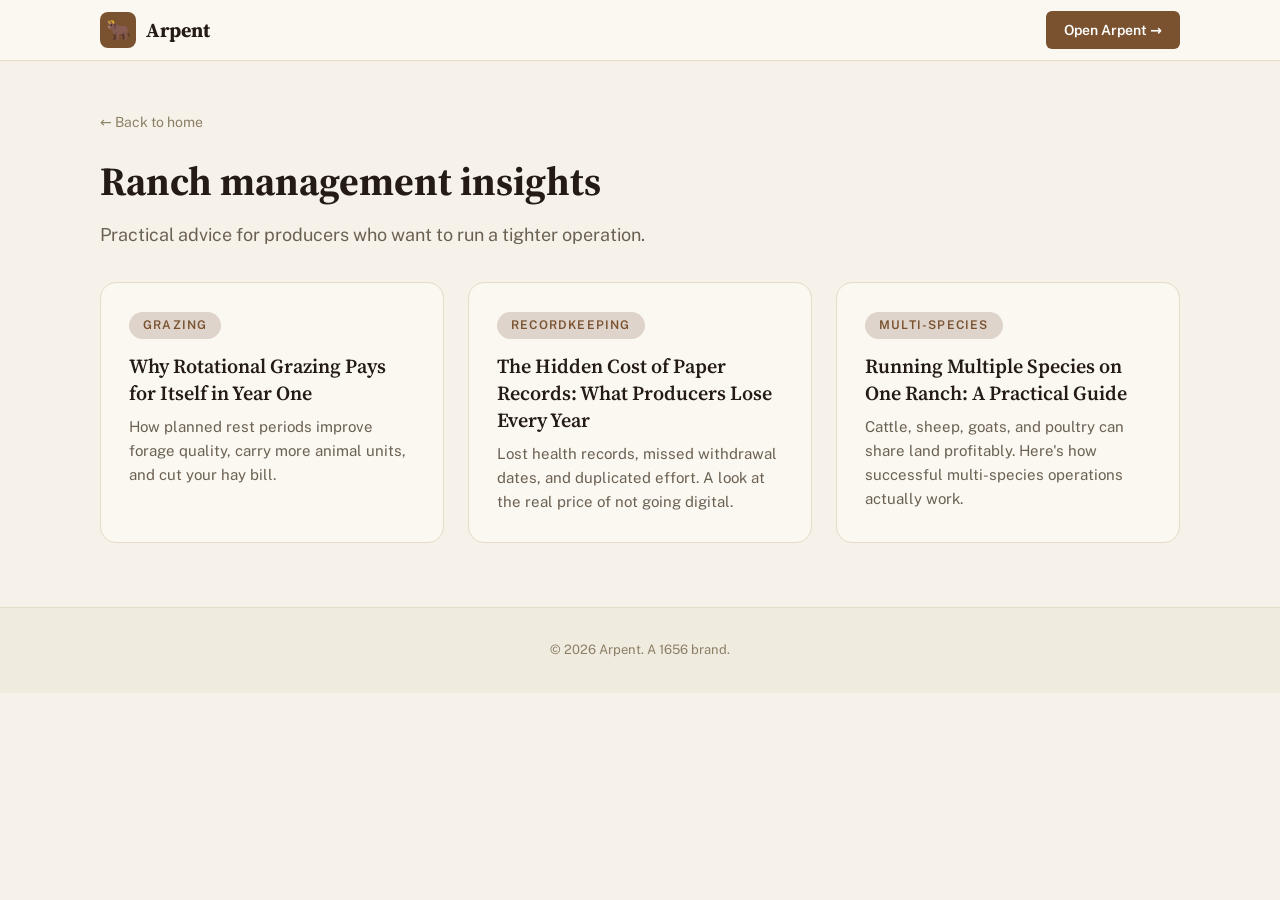
<file: blog/index.html>
<!DOCTYPE html>
<html lang="en">
<head>
  <meta charset="UTF-8">
  <meta name="viewport" content="width=device-width, initial-scale=1.0">
  <title>Ranch Management Blog | Arpent</title>
  <meta name="description" content="Practical advice for producers who want to run a tighter operation — grazing, recordkeeping, and multi-species ranching.">
  <link rel="canonical" href="https://arpent.us.com/blog/">
  <link rel="icon" href="/icon.svg" type="image/svg+xml">
  <link href="https://fonts.googleapis.com/css2?family=Public+Sans:ital,wght@0,300;0,400;0,500;0,600;0,700;1,400&family=Source+Serif+4:ital,opsz,wght@0,8..60,300;0,8..60,400;0,8..60,600;0,8..60,700;1,8..60,400&display=swap" rel="stylesheet">
  <link rel="stylesheet" href="blog.css">

  <meta property="og:type" content="website">
  <meta property="og:url" content="https://arpent.us.com/blog/">
  <meta property="og:site_name" content="Arpent">
  <meta property="og:title" content="Ranch Management Blog | Arpent">
  <meta property="og:description" content="Practical advice for producers who want to run a tighter operation.">
  <meta property="og:image" content="https://arpent.us.com/og-image.png">
  <meta name="twitter:card" content="summary_large_image">
  <meta name="twitter:title" content="Ranch Management Blog | Arpent">
  <meta name="twitter:image" content="https://arpent.us.com/og-image.png">

  <style>
    .index-grid {
      display: grid;
      grid-template-columns: repeat(auto-fill, minmax(280px, 1fr));
      gap: 1.5rem;
      padding-bottom: 4rem;
    }
    .index-card {
      background: var(--paper-raised);
      border: 1px solid var(--line);
      border-radius: var(--radius-lg);
      padding: 1.75rem;
      transition: border-color 0.2s, box-shadow 0.2s;
      display: block;
    }
    .index-card:hover { border-color: var(--accent-soft); box-shadow: 0 4px 24px rgba(0,0,0,0.06); }
    .index-card .article-category { margin-bottom: 0.875rem; }
    .index-card h2 {
      font-family: var(--serif); font-size: 1.25rem; font-weight: 600;
      color: var(--ink); margin-bottom: 0.5rem; line-height: 1.35;
    }
    .index-card p { color: var(--ink-2); font-size: 0.9375rem; line-height: 1.6; }
  </style>
</head>
<body>
  <nav class="nav">
    <div class="nav-inner">
      <a href="/" class="nav-brand"><span class="nav-brand-icon">🐂</span> Arpent</a>
      <a href="https://app.arpent.us.com" target="_blank" rel="noopener" class="btn btn-primary">Open Arpent →</a>
    </div>
  </nav>

  <div class="container" style="max-width: 1120px;">
    <div class="article-header">
      <a href="/#blog" class="article-back">← Back to home</a>
      <h1>Ranch management insights</h1>
      <p class="article-dek">Practical advice for producers who want to run a tighter operation.</p>
    </div>

    <div class="index-grid">
      <a class="index-card" href="/blog/rotational-grazing-pays-off.html">
        <span class="article-category">Grazing</span>
        <h2>Why Rotational Grazing Pays for Itself in Year One</h2>
        <p>How planned rest periods improve forage quality, carry more animal units, and cut your hay bill.</p>
      </a>
      <a class="index-card" href="/blog/hidden-cost-of-paper-records.html">
        <span class="article-category">Recordkeeping</span>
        <h2>The Hidden Cost of Paper Records: What Producers Lose Every Year</h2>
        <p>Lost health records, missed withdrawal dates, and duplicated effort. A look at the real price of not going digital.</p>
      </a>
      <a class="index-card" href="/blog/multi-species-ranching-guide.html">
        <span class="article-category">Multi-Species</span>
        <h2>Running Multiple Species on One Ranch: A Practical Guide</h2>
        <p>Cattle, sheep, goats, and poultry can share land profitably. Here's how successful multi-species operations actually work.</p>
      </a>
    </div>
  </div>

  <footer class="footer">© 2026 Arpent. A 1656 brand.</footer>
</body>
</html>
</file>
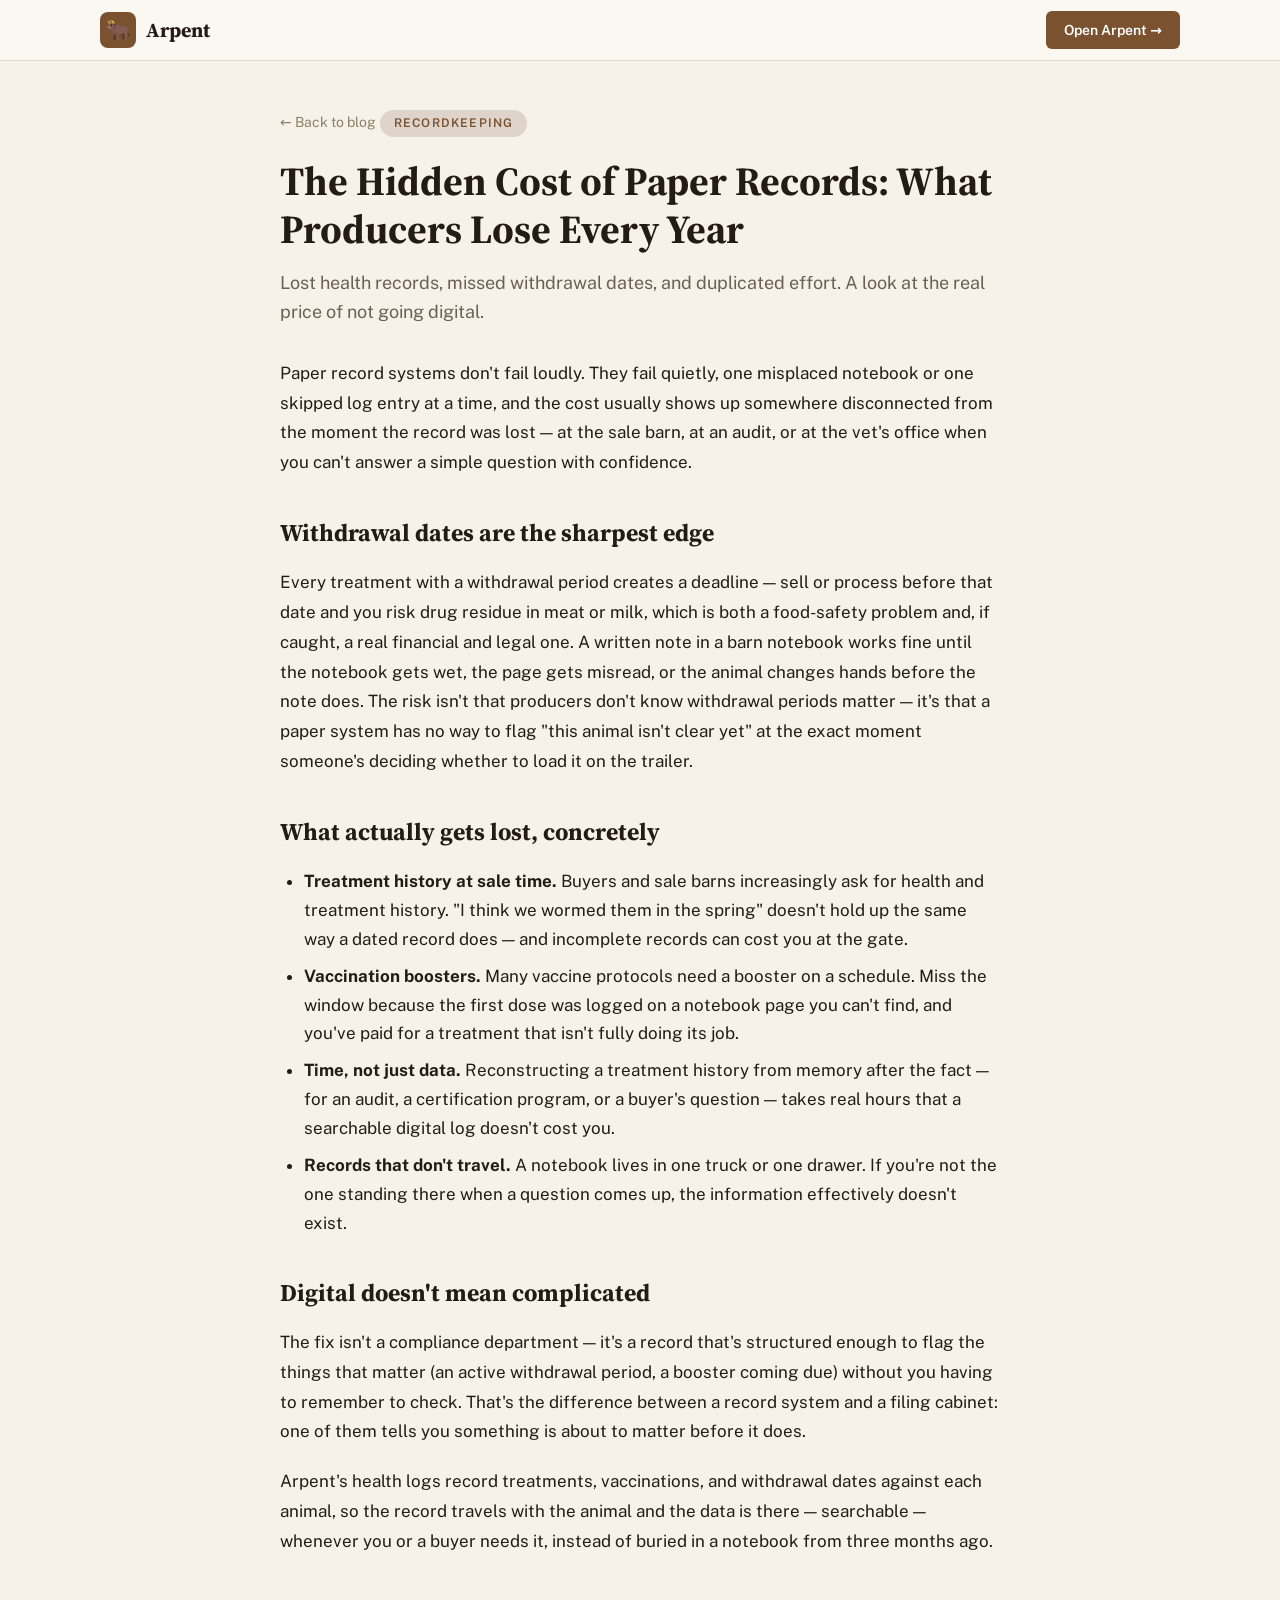
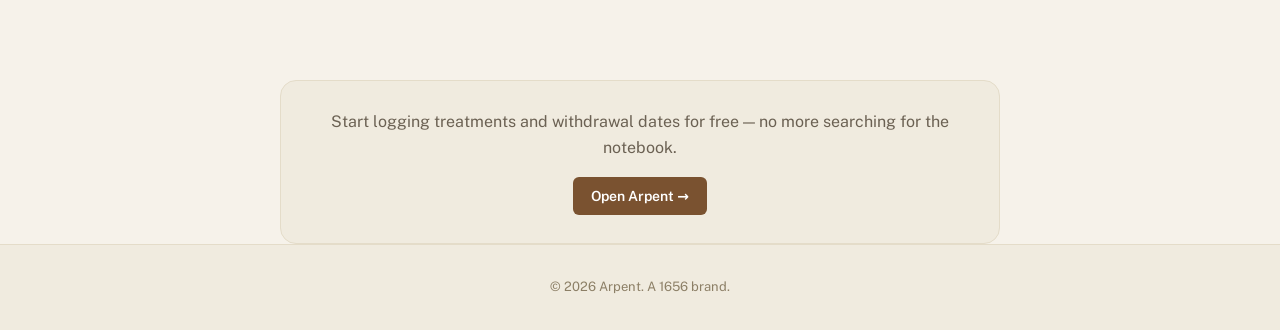
<file: blog/hidden-cost-of-paper-records.html>
<!DOCTYPE html>
<html lang="en">
<head>
  <meta charset="UTF-8">
  <meta name="viewport" content="width=device-width, initial-scale=1.0">
  <title>The Hidden Cost of Paper Records: What Producers Lose Every Year | Arpent</title>
  <meta name="description" content="Lost health records, missed withdrawal dates, and duplicated effort. A look at the real price of not going digital.">
  <link rel="canonical" href="https://arpent.us.com/blog/hidden-cost-of-paper-records.html">
  <link rel="icon" href="/icon.svg" type="image/svg+xml">
  <link href="https://fonts.googleapis.com/css2?family=Public+Sans:ital,wght@0,300;0,400;0,500;0,600;0,700;1,400&family=Source+Serif+4:ital,opsz,wght@0,8..60,300;0,8..60,400;0,8..60,600;0,8..60,700;1,8..60,400&display=swap" rel="stylesheet">
  <link rel="stylesheet" href="blog.css">

  <meta property="og:type" content="article">
  <meta property="og:url" content="https://arpent.us.com/blog/hidden-cost-of-paper-records.html">
  <meta property="og:site_name" content="Arpent">
  <meta property="og:title" content="The Hidden Cost of Paper Records: What Producers Lose Every Year">
  <meta property="og:description" content="Lost health records, missed withdrawal dates, and duplicated effort. A look at the real price of not going digital.">
  <meta property="og:image" content="https://arpent.us.com/og-image.png">
  <meta name="twitter:card" content="summary_large_image">
  <meta name="twitter:title" content="The Hidden Cost of Paper Records: What Producers Lose Every Year">
  <meta name="twitter:description" content="Lost health records, missed withdrawal dates, and duplicated effort. A look at the real price of not going digital.">
  <meta name="twitter:image" content="https://arpent.us.com/og-image.png">

  <script type="application/ld+json">
  {
    "@context": "https://schema.org",
    "@type": "Article",
    "headline": "The Hidden Cost of Paper Records: What Producers Lose Every Year",
    "description": "Lost health records, missed withdrawal dates, and duplicated effort. A look at the real price of not going digital.",
    "image": "https://arpent.us.com/og-image.png",
    "datePublished": "2026-08-07",
    "author": { "@type": "Organization", "name": "Arpent" },
    "publisher": { "@type": "Organization", "name": "Arpent" },
    "mainEntityOfPage": "https://arpent.us.com/blog/hidden-cost-of-paper-records.html"
  }
  </script>
</head>
<body>
  <nav class="nav">
    <div class="nav-inner">
      <a href="/" class="nav-brand"><span class="nav-brand-icon">🐂</span> Arpent</a>
      <a href="https://app.arpent.us.com" target="_blank" rel="noopener" class="btn btn-primary">Open Arpent →</a>
    </div>
  </nav>

  <div class="container">
    <div class="article-header">
      <a href="/#blog" class="article-back">← Back to blog</a>
      <span class="article-category">Recordkeeping</span>
      <h1>The Hidden Cost of Paper Records: What Producers Lose Every Year</h1>
      <p class="article-dek">Lost health records, missed withdrawal dates, and duplicated effort. A look at the real price of not going digital.</p>
    </div>

    <div class="article-body">
      <p>Paper record systems don't fail loudly. They fail quietly, one misplaced notebook or one skipped log entry at a time, and the cost usually shows up somewhere disconnected from the moment the record was lost — at the sale barn, at an audit, or at the vet's office when you can't answer a simple question with confidence.</p>

      <h2>Withdrawal dates are the sharpest edge</h2>
      <p>Every treatment with a withdrawal period creates a deadline — sell or process before that date and you risk drug residue in meat or milk, which is both a food-safety problem and, if caught, a real financial and legal one. A written note in a barn notebook works fine until the notebook gets wet, the page gets misread, or the animal changes hands before the note does. The risk isn't that producers don't know withdrawal periods matter — it's that a paper system has no way to flag "this animal isn't clear yet" at the exact moment someone's deciding whether to load it on the trailer.</p>

      <h2>What actually gets lost, concretely</h2>
      <ul>
        <li><strong>Treatment history at sale time.</strong> Buyers and sale barns increasingly ask for health and treatment history. "I think we wormed them in the spring" doesn't hold up the same way a dated record does — and incomplete records can cost you at the gate.</li>
        <li><strong>Vaccination boosters.</strong> Many vaccine protocols need a booster on a schedule. Miss the window because the first dose was logged on a notebook page you can't find, and you've paid for a treatment that isn't fully doing its job.</li>
        <li><strong>Time, not just data.</strong> Reconstructing a treatment history from memory after the fact — for an audit, a certification program, or a buyer's question — takes real hours that a searchable digital log doesn't cost you.</li>
        <li><strong>Records that don't travel.</strong> A notebook lives in one truck or one drawer. If you're not the one standing there when a question comes up, the information effectively doesn't exist.</li>
      </ul>

      <h2>Digital doesn't mean complicated</h2>
      <p>The fix isn't a compliance department — it's a record that's structured enough to flag the things that matter (an active withdrawal period, a booster coming due) without you having to remember to check. That's the difference between a record system and a filing cabinet: one of them tells you something is about to matter before it does.</p>

      <p>Arpent's health logs record treatments, vaccinations, and withdrawal dates against each animal, so the record travels with the animal and the data is there — searchable — whenever you or a buyer needs it, instead of buried in a notebook from three months ago.</p>
    </div>

    <div class="article-cta">
      <p>Start logging treatments and withdrawal dates for free — no more searching for the notebook.</p>
      <a href="https://app.arpent.us.com" target="_blank" rel="noopener" class="btn btn-primary">Open Arpent →</a>
    </div>
  </div>

  <footer class="footer">© 2026 Arpent. A 1656 brand.</footer>
</body>
</html>
</file>
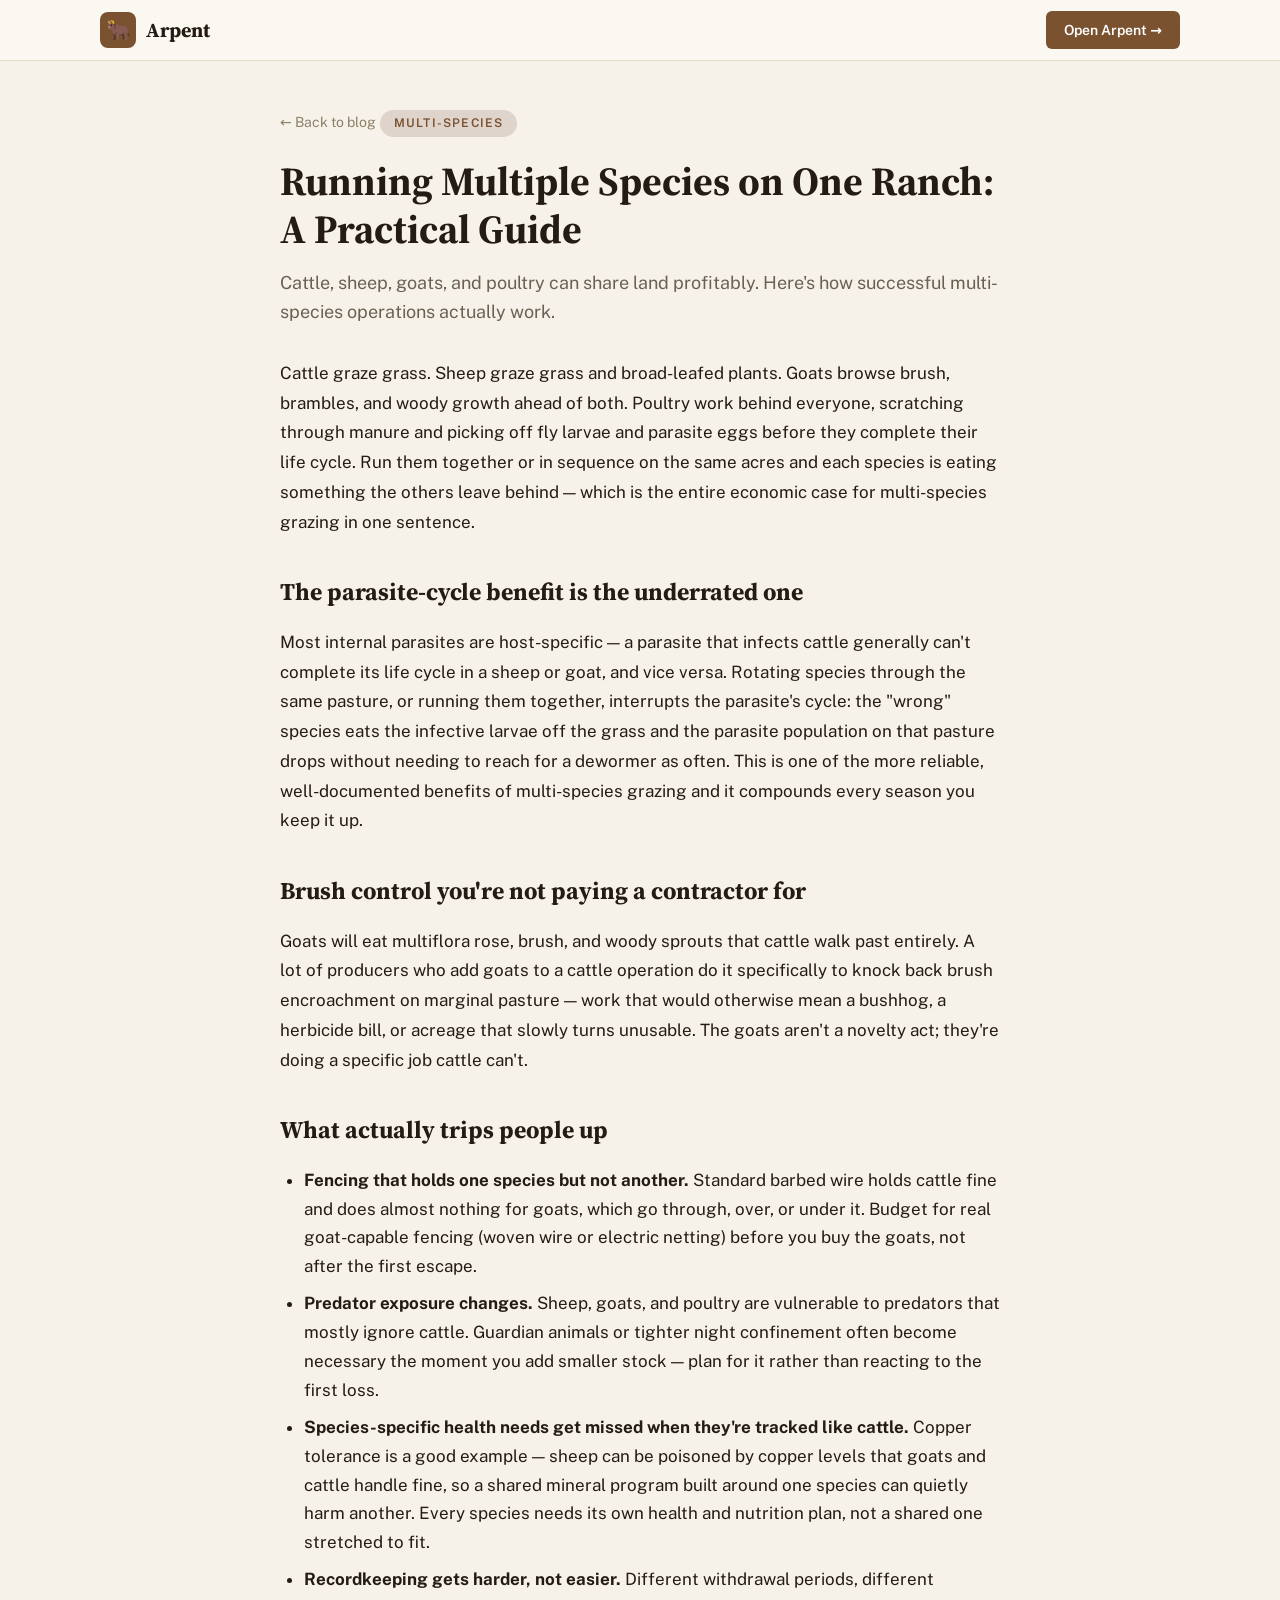
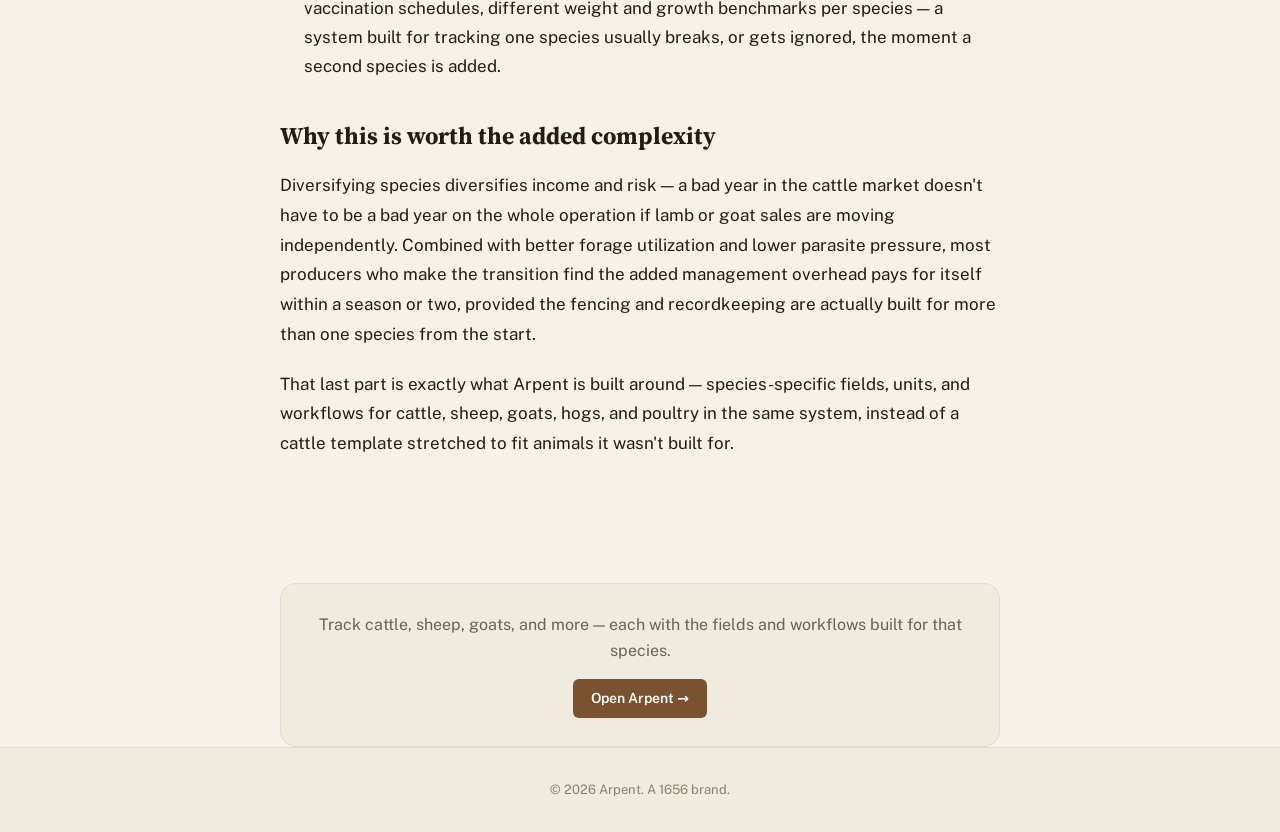
<file: blog/multi-species-ranching-guide.html>
<!DOCTYPE html>
<html lang="en">
<head>
  <meta charset="UTF-8">
  <meta name="viewport" content="width=device-width, initial-scale=1.0">
  <title>Running Multiple Species on One Ranch: A Practical Guide | Arpent</title>
  <meta name="description" content="Cattle, sheep, goats, and poultry can share land profitably. Here's how successful multi-species operations actually work.">
  <link rel="canonical" href="https://arpent.us.com/blog/multi-species-ranching-guide.html">
  <link rel="icon" href="/icon.svg" type="image/svg+xml">
  <link href="https://fonts.googleapis.com/css2?family=Public+Sans:ital,wght@0,300;0,400;0,500;0,600;0,700;1,400&family=Source+Serif+4:ital,opsz,wght@0,8..60,300;0,8..60,400;0,8..60,600;0,8..60,700;1,8..60,400&display=swap" rel="stylesheet">
  <link rel="stylesheet" href="blog.css">

  <meta property="og:type" content="article">
  <meta property="og:url" content="https://arpent.us.com/blog/multi-species-ranching-guide.html">
  <meta property="og:site_name" content="Arpent">
  <meta property="og:title" content="Running Multiple Species on One Ranch: A Practical Guide">
  <meta property="og:description" content="Cattle, sheep, goats, and poultry can share land profitably. Here's how successful multi-species operations actually work.">
  <meta property="og:image" content="https://arpent.us.com/og-image.png">
  <meta name="twitter:card" content="summary_large_image">
  <meta name="twitter:title" content="Running Multiple Species on One Ranch: A Practical Guide">
  <meta name="twitter:description" content="Cattle, sheep, goats, and poultry can share land profitably. Here's how successful multi-species operations actually work.">
  <meta name="twitter:image" content="https://arpent.us.com/og-image.png">

  <script type="application/ld+json">
  {
    "@context": "https://schema.org",
    "@type": "Article",
    "headline": "Running Multiple Species on One Ranch: A Practical Guide",
    "description": "Cattle, sheep, goats, and poultry can share land profitably. Here's how successful multi-species operations actually work.",
    "image": "https://arpent.us.com/og-image.png",
    "datePublished": "2026-08-07",
    "author": { "@type": "Organization", "name": "Arpent" },
    "publisher": { "@type": "Organization", "name": "Arpent" },
    "mainEntityOfPage": "https://arpent.us.com/blog/multi-species-ranching-guide.html"
  }
  </script>
</head>
<body>
  <nav class="nav">
    <div class="nav-inner">
      <a href="/" class="nav-brand"><span class="nav-brand-icon">🐂</span> Arpent</a>
      <a href="https://app.arpent.us.com" target="_blank" rel="noopener" class="btn btn-primary">Open Arpent →</a>
    </div>
  </nav>

  <div class="container">
    <div class="article-header">
      <a href="/#blog" class="article-back">← Back to blog</a>
      <span class="article-category">Multi-Species</span>
      <h1>Running Multiple Species on One Ranch: A Practical Guide</h1>
      <p class="article-dek">Cattle, sheep, goats, and poultry can share land profitably. Here's how successful multi-species operations actually work.</p>
    </div>

    <div class="article-body">
      <p>Cattle graze grass. Sheep graze grass and broad-leafed plants. Goats browse brush, brambles, and woody growth ahead of both. Poultry work behind everyone, scratching through manure and picking off fly larvae and parasite eggs before they complete their life cycle. Run them together or in sequence on the same acres and each species is eating something the others leave behind — which is the entire economic case for multi-species grazing in one sentence.</p>

      <h2>The parasite-cycle benefit is the underrated one</h2>
      <p>Most internal parasites are host-specific — a parasite that infects cattle generally can't complete its life cycle in a sheep or goat, and vice versa. Rotating species through the same pasture, or running them together, interrupts the parasite's cycle: the "wrong" species eats the infective larvae off the grass and the parasite population on that pasture drops without needing to reach for a dewormer as often. This is one of the more reliable, well-documented benefits of multi-species grazing and it compounds every season you keep it up.</p>

      <h2>Brush control you're not paying a contractor for</h2>
      <p>Goats will eat multiflora rose, brush, and woody sprouts that cattle walk past entirely. A lot of producers who add goats to a cattle operation do it specifically to knock back brush encroachment on marginal pasture — work that would otherwise mean a bushhog, a herbicide bill, or acreage that slowly turns unusable. The goats aren't a novelty act; they're doing a specific job cattle can't.</p>

      <h2>What actually trips people up</h2>
      <ul>
        <li><strong>Fencing that holds one species but not another.</strong> Standard barbed wire holds cattle fine and does almost nothing for goats, which go through, over, or under it. Budget for real goat-capable fencing (woven wire or electric netting) before you buy the goats, not after the first escape.</li>
        <li><strong>Predator exposure changes.</strong> Sheep, goats, and poultry are vulnerable to predators that mostly ignore cattle. Guardian animals or tighter night confinement often become necessary the moment you add smaller stock — plan for it rather than reacting to the first loss.</li>
        <li><strong>Species-specific health needs get missed when they're tracked like cattle.</strong> Copper tolerance is a good example — sheep can be poisoned by copper levels that goats and cattle handle fine, so a shared mineral program built around one species can quietly harm another. Every species needs its own health and nutrition plan, not a shared one stretched to fit.</li>
        <li><strong>Recordkeeping gets harder, not easier.</strong> Different withdrawal periods, different vaccination schedules, different weight and growth benchmarks per species — a system built for tracking one species usually breaks, or gets ignored, the moment a second species is added.</li>
      </ul>

      <h2>Why this is worth the added complexity</h2>
      <p>Diversifying species diversifies income and risk — a bad year in the cattle market doesn't have to be a bad year on the whole operation if lamb or goat sales are moving independently. Combined with better forage utilization and lower parasite pressure, most producers who make the transition find the added management overhead pays for itself within a season or two, provided the fencing and recordkeeping are actually built for more than one species from the start.</p>

      <p>That last part is exactly what Arpent is built around — species-specific fields, units, and workflows for cattle, sheep, goats, hogs, and poultry in the same system, instead of a cattle template stretched to fit animals it wasn't built for.</p>
    </div>

    <div class="article-cta">
      <p>Track cattle, sheep, goats, and more — each with the fields and workflows built for that species.</p>
      <a href="https://app.arpent.us.com" target="_blank" rel="noopener" class="btn btn-primary">Open Arpent →</a>
    </div>
  </div>

  <footer class="footer">© 2026 Arpent. A 1656 brand.</footer>
</body>
</html>
</file>
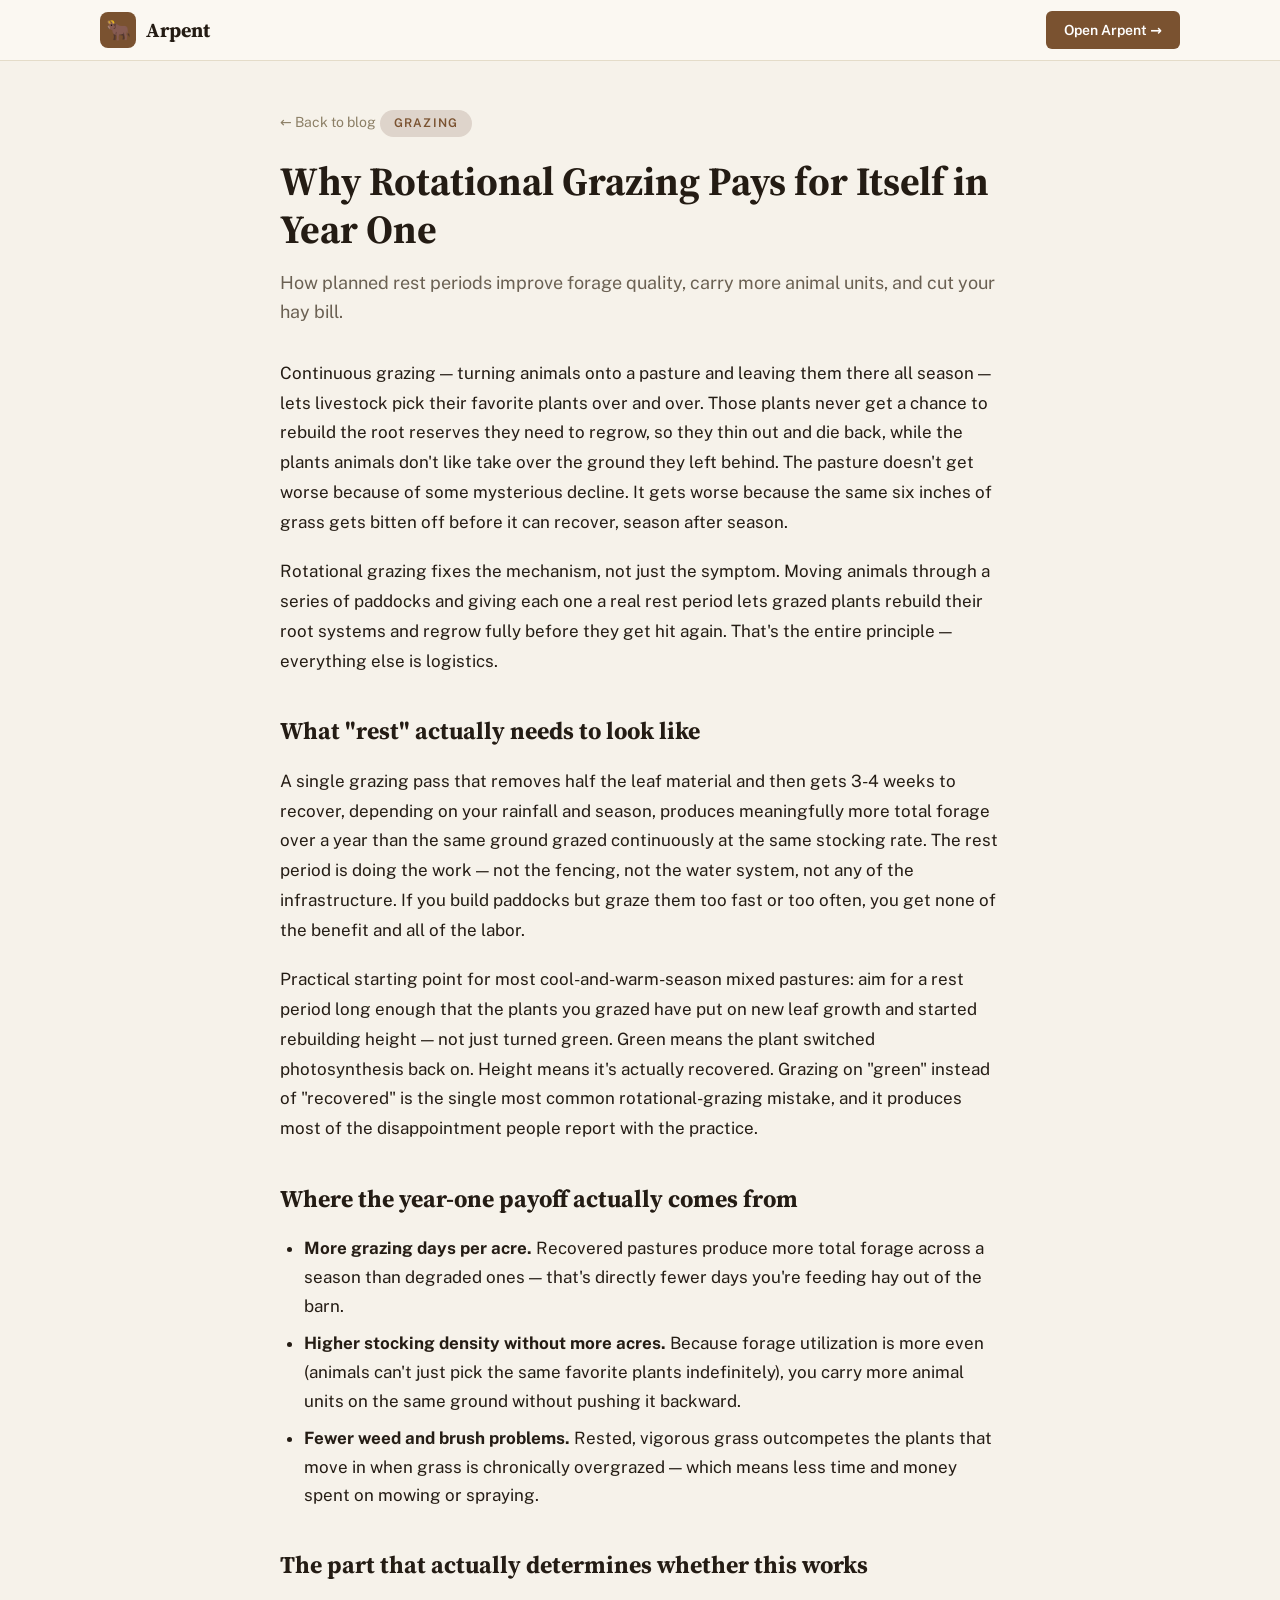
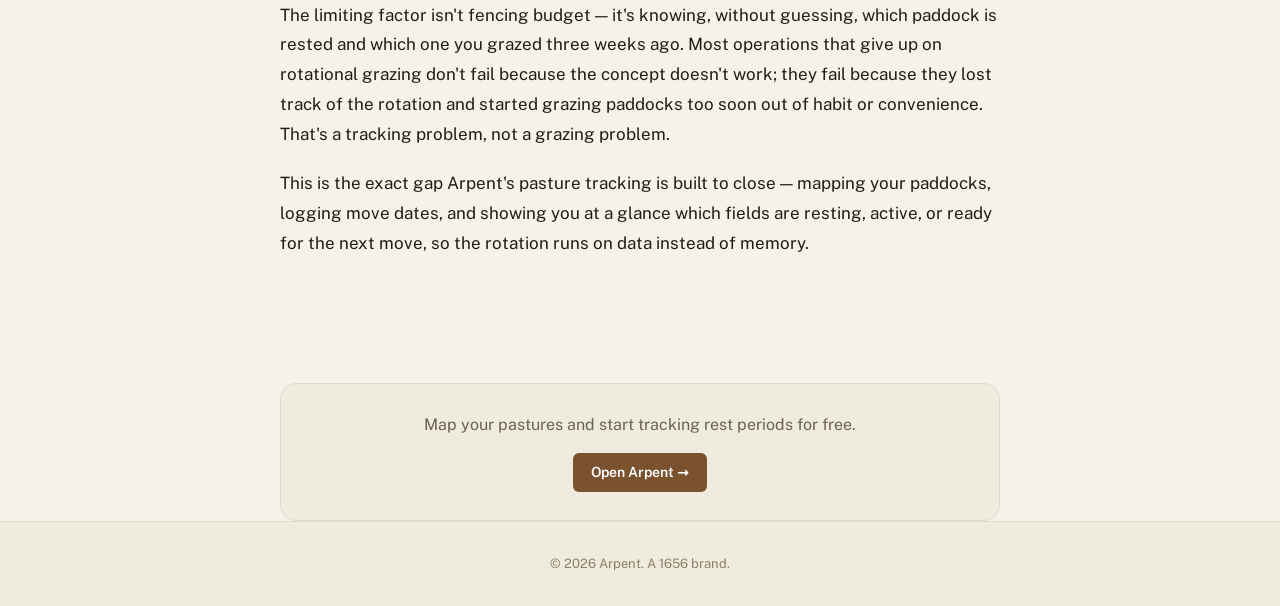
<file: blog/rotational-grazing-pays-off.html>
<!DOCTYPE html>
<html lang="en">
<head>
  <meta charset="UTF-8">
  <meta name="viewport" content="width=device-width, initial-scale=1.0">
  <title>Why Rotational Grazing Pays for Itself in Year One | Arpent</title>
  <meta name="description" content="How planned rest periods improve forage quality, carry more animal units, and cut your hay bill — with the math behind it.">
  <link rel="canonical" href="https://arpent.us.com/blog/rotational-grazing-pays-off.html">
  <link rel="icon" href="/icon.svg" type="image/svg+xml">
  <link href="https://fonts.googleapis.com/css2?family=Public+Sans:ital,wght@0,300;0,400;0,500;0,600;0,700;1,400&family=Source+Serif+4:ital,opsz,wght@0,8..60,300;0,8..60,400;0,8..60,600;0,8..60,700;1,8..60,400&display=swap" rel="stylesheet">
  <link rel="stylesheet" href="blog.css">

  <meta property="og:type" content="article">
  <meta property="og:url" content="https://arpent.us.com/blog/rotational-grazing-pays-off.html">
  <meta property="og:site_name" content="Arpent">
  <meta property="og:title" content="Why Rotational Grazing Pays for Itself in Year One">
  <meta property="og:description" content="How planned rest periods improve forage quality, carry more animal units, and cut your hay bill.">
  <meta property="og:image" content="https://arpent.us.com/og-image.png">
  <meta name="twitter:card" content="summary_large_image">
  <meta name="twitter:title" content="Why Rotational Grazing Pays for Itself in Year One">
  <meta name="twitter:description" content="How planned rest periods improve forage quality, carry more animal units, and cut your hay bill.">
  <meta name="twitter:image" content="https://arpent.us.com/og-image.png">

  <script type="application/ld+json">
  {
    "@context": "https://schema.org",
    "@type": "Article",
    "headline": "Why Rotational Grazing Pays for Itself in Year One",
    "description": "How planned rest periods improve forage quality, carry more animal units, and cut your hay bill.",
    "image": "https://arpent.us.com/og-image.png",
    "datePublished": "2026-08-07",
    "author": { "@type": "Organization", "name": "Arpent" },
    "publisher": { "@type": "Organization", "name": "Arpent" },
    "mainEntityOfPage": "https://arpent.us.com/blog/rotational-grazing-pays-off.html"
  }
  </script>
</head>
<body>
  <nav class="nav">
    <div class="nav-inner">
      <a href="/" class="nav-brand"><span class="nav-brand-icon">🐂</span> Arpent</a>
      <a href="https://app.arpent.us.com" target="_blank" rel="noopener" class="btn btn-primary">Open Arpent →</a>
    </div>
  </nav>

  <div class="container">
    <div class="article-header">
      <a href="/#blog" class="article-back">← Back to blog</a>
      <span class="article-category">Grazing</span>
      <h1>Why Rotational Grazing Pays for Itself in Year One</h1>
      <p class="article-dek">How planned rest periods improve forage quality, carry more animal units, and cut your hay bill.</p>
    </div>

    <div class="article-body">
      <p>Continuous grazing — turning animals onto a pasture and leaving them there all season — lets livestock pick their favorite plants over and over. Those plants never get a chance to rebuild the root reserves they need to regrow, so they thin out and die back, while the plants animals don't like take over the ground they left behind. The pasture doesn't get worse because of some mysterious decline. It gets worse because the same six inches of grass gets bitten off before it can recover, season after season.</p>

      <p>Rotational grazing fixes the mechanism, not just the symptom. Moving animals through a series of paddocks and giving each one a real rest period lets grazed plants rebuild their root systems and regrow fully before they get hit again. That's the entire principle — everything else is logistics.</p>

      <h2>What "rest" actually needs to look like</h2>
      <p>A single grazing pass that removes half the leaf material and then gets 3-4 weeks to recover, depending on your rainfall and season, produces meaningfully more total forage over a year than the same ground grazed continuously at the same stocking rate. The rest period is doing the work — not the fencing, not the water system, not any of the infrastructure. If you build paddocks but graze them too fast or too often, you get none of the benefit and all of the labor.</p>

      <p>Practical starting point for most cool-and-warm-season mixed pastures: aim for a rest period long enough that the plants you grazed have put on new leaf growth and started rebuilding height — not just turned green. Green means the plant switched photosynthesis back on. Height means it's actually recovered. Grazing on "green" instead of "recovered" is the single most common rotational-grazing mistake, and it produces most of the disappointment people report with the practice.</p>

      <h2>Where the year-one payoff actually comes from</h2>
      <ul>
        <li><strong>More grazing days per acre.</strong> Recovered pastures produce more total forage across a season than degraded ones — that's directly fewer days you're feeding hay out of the barn.</li>
        <li><strong>Higher stocking density without more acres.</strong> Because forage utilization is more even (animals can't just pick the same favorite plants indefinitely), you carry more animal units on the same ground without pushing it backward.</li>
        <li><strong>Fewer weed and brush problems.</strong> Rested, vigorous grass outcompetes the plants that move in when grass is chronically overgrazed — which means less time and money spent on mowing or spraying.</li>
      </ul>

      <h2>The part that actually determines whether this works</h2>
      <p>The limiting factor isn't fencing budget — it's knowing, without guessing, which paddock is rested and which one you grazed three weeks ago. Most operations that give up on rotational grazing don't fail because the concept doesn't work; they fail because they lost track of the rotation and started grazing paddocks too soon out of habit or convenience. That's a tracking problem, not a grazing problem.</p>

      <p>This is the exact gap Arpent's pasture tracking is built to close — mapping your paddocks, logging move dates, and showing you at a glance which fields are resting, active, or ready for the next move, so the rotation runs on data instead of memory.</p>
    </div>

    <div class="article-cta">
      <p>Map your pastures and start tracking rest periods for free.</p>
      <a href="https://app.arpent.us.com" target="_blank" rel="noopener" class="btn btn-primary">Open Arpent →</a>
    </div>
  </div>

  <footer class="footer">© 2026 Arpent. A 1656 brand.</footer>
</body>
</html>
</file>
<file: blog/blog.css>
/* ===== Arpent Design Tokens (brand master sheet) — shared with index.html ===== */
:root {
  --paper:#F6F2EA; --paper-raised:#FBF8F2; --paper-sunk:#F0EBDF;
  --line:#E4DCC9; --line-strong:#D8CCB4;
  --ink:#241C14; --ink-2:#6B6153; --ink-3:#8C7F66;
  --accent:#7A5230; --accent-soft:#9B7D64; --accent-wash:#DED4CB;
  --accent-dark:#5C3E24;
  --rust:#C4763B;
  --serif:"Source Serif 4","Iowan Old Style","Palatino Linotype",Georgia,serif;
  --sans:"Public Sans",system-ui,-apple-system,"Segoe UI",Roboto,sans-serif;
  --max-w: 1120px;
  --radius: 10px;
  --radius-lg: 16px;
}
@media (prefers-color-scheme: dark) {
  :root:not([data-theme="light"]) {
    --paper:#241C14; --paper-raised:#3A2F22; --paper-sunk:#1C150E;
    --line:#4A3D2C; --line-strong:#5A4B36;
    --ink:#F6F2EA; --ink-2:#C9BC9E; --ink-3:#A08F72;
    --accent:#A56B3E; --accent-soft:#B78965; --accent-wash:#191009;
    --accent-dark:#744B2B;
    --rust:#D98A4E;
  }
}
:root[data-theme="dark"] {
  --paper:#241C14; --paper-raised:#3A2F22; --paper-sunk:#1C150E;
  --line:#4A3D2C; --line-strong:#5A4B36;
  --ink:#F6F2EA; --ink-2:#C9BC9E; --ink-3:#A08F72;
  --accent:#A56B3E; --accent-soft:#B78965; --accent-wash:#191009;
  --accent-dark:#744B2B;
  --rust:#D98A4E;
}
:root[data-theme="light"] {
  --paper:#F6F2EA; --paper-raised:#FBF8F2; --paper-sunk:#F0EBDF;
  --line:#E4DCC9; --line-strong:#D8CCB4;
  --ink:#241C14; --ink-2:#6B6153; --ink-3:#8C7F66;
  --accent:#7A5230; --accent-soft:#9B7D64; --accent-wash:#DED4CB;
  --accent-dark:#5C3E24;
  --rust:#C4763B;
}

*, *::before, *::after { box-sizing: border-box; margin: 0; padding: 0; }
html { scroll-behavior: smooth; }
body {
  font-family: var(--sans);
  background: var(--paper);
  color: var(--ink);
  line-height: 1.6;
  -webkit-font-smoothing: antialiased;
}
a { color: var(--accent); text-decoration: none; }
a:hover { color: var(--accent-dark); }
.container { max-width: 760px; margin: 0 auto; padding: 0 1.25rem; }

.nav {
  position: sticky; top: 0; z-index: 100;
  background: var(--paper-raised);
  border-bottom: 1px solid var(--line);
}
.nav-inner {
  display: flex; align-items: center; justify-content: space-between;
  max-width: var(--max-w); margin: 0 auto; padding: 0 1.25rem;
  height: 60px;
}
.nav-brand {
  display: flex; align-items: center; gap: 0.625rem;
  font-family: var(--serif); font-weight: 700; font-size: 1.25rem;
  color: var(--ink);
}
.nav-brand-icon {
  display: flex; align-items: center; justify-content: center;
  width: 36px; height: 36px;
  background: var(--accent);
  border-radius: 8px;
  font-size: 1.25rem;
  line-height: 1;
}
.btn {
  display: inline-flex; align-items: center; gap: 0.5rem;
  padding: 0.5rem 1.125rem;
  border: none; border-radius: 6px;
  font-family: var(--sans); font-size: 0.875rem; font-weight: 600;
  cursor: pointer; text-decoration: none;
}
.btn-primary { background: var(--accent); color: #fff; }
.btn-primary:hover { background: var(--accent-dark); color: #fff; }

.article-header { padding: 3rem 0 2rem; }
.article-category {
  display: inline-block;
  font-family: var(--sans);
  font-size: 0.75rem; font-weight: 600;
  letter-spacing: 0.1em; text-transform: uppercase;
  color: var(--accent);
  background: var(--accent-wash);
  padding: 0.25rem 0.875rem;
  border-radius: 999px;
  margin-bottom: 1.25rem;
}
.article-header h1 {
  font-family: var(--serif);
  font-size: clamp(1.75rem, 4vw, 2.5rem);
  font-weight: 700;
  line-height: 1.2;
  color: var(--ink);
  margin-bottom: 1rem;
}
.article-dek {
  font-size: 1.125rem; color: var(--ink-2); line-height: 1.6;
}
.article-body { padding-bottom: 4rem; font-size: 1.0625rem; }
.article-body p { margin-bottom: 1.25rem; color: var(--ink); line-height: 1.75; }
.article-body h2 {
  font-family: var(--serif);
  font-size: 1.5rem; font-weight: 700;
  margin: 2.25rem 0 1rem; color: var(--ink);
}
.article-body ul, .article-body ol {
  margin: 0 0 1.25rem 1.5rem;
}
.article-body li { margin-bottom: 0.5rem; line-height: 1.7; }
.article-body strong { color: var(--ink); }
.article-cta {
  margin-top: 2.5rem;
  padding: 1.75rem;
  background: var(--paper-sunk);
  border: 1px solid var(--line);
  border-radius: var(--radius-lg);
  text-align: center;
}
.article-cta p { margin-bottom: 1rem; color: var(--ink-2); }
.article-back { display: inline-block; margin-bottom: 1.5rem; font-size: 0.875rem; color: var(--ink-3); }

.footer {
  background: var(--paper-sunk);
  border-top: 1px solid var(--line);
  padding: 2rem 0;
  text-align: center;
  font-size: 0.8125rem; color: var(--ink-3);
}
</file>
